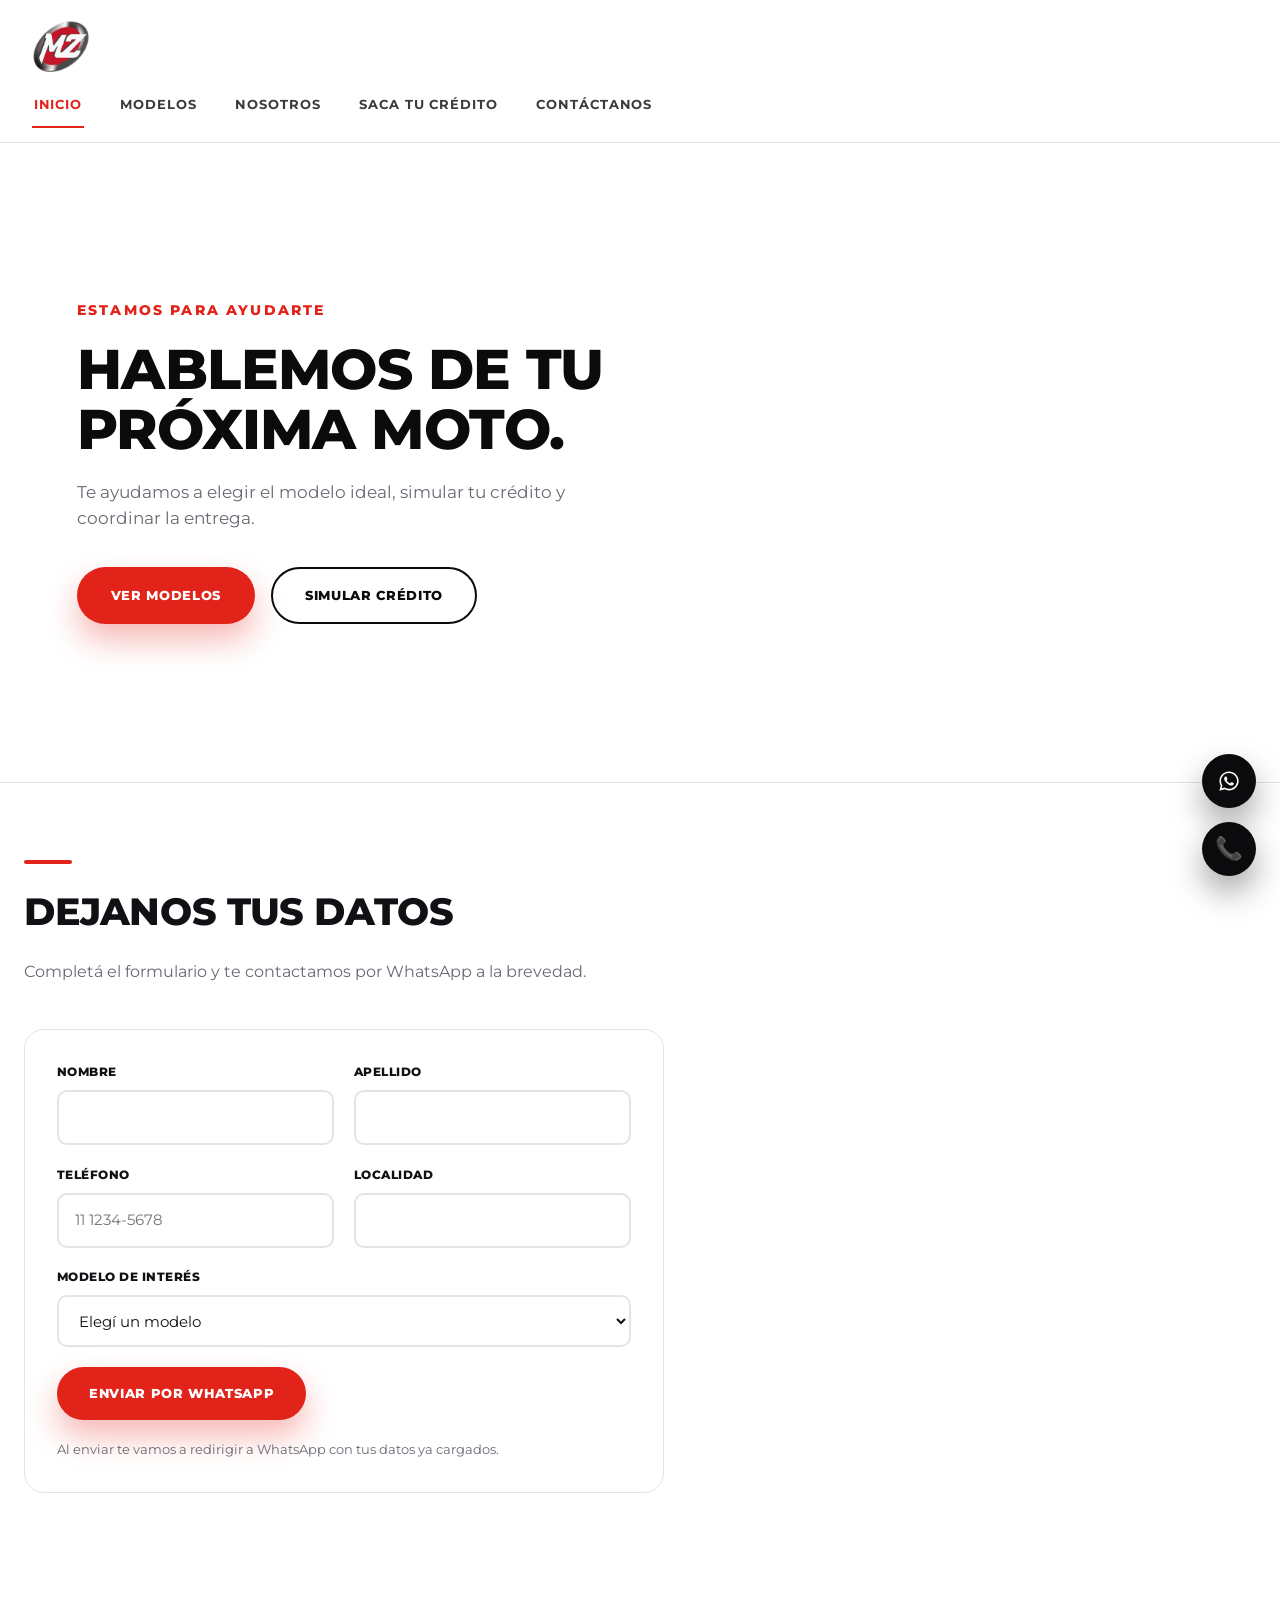
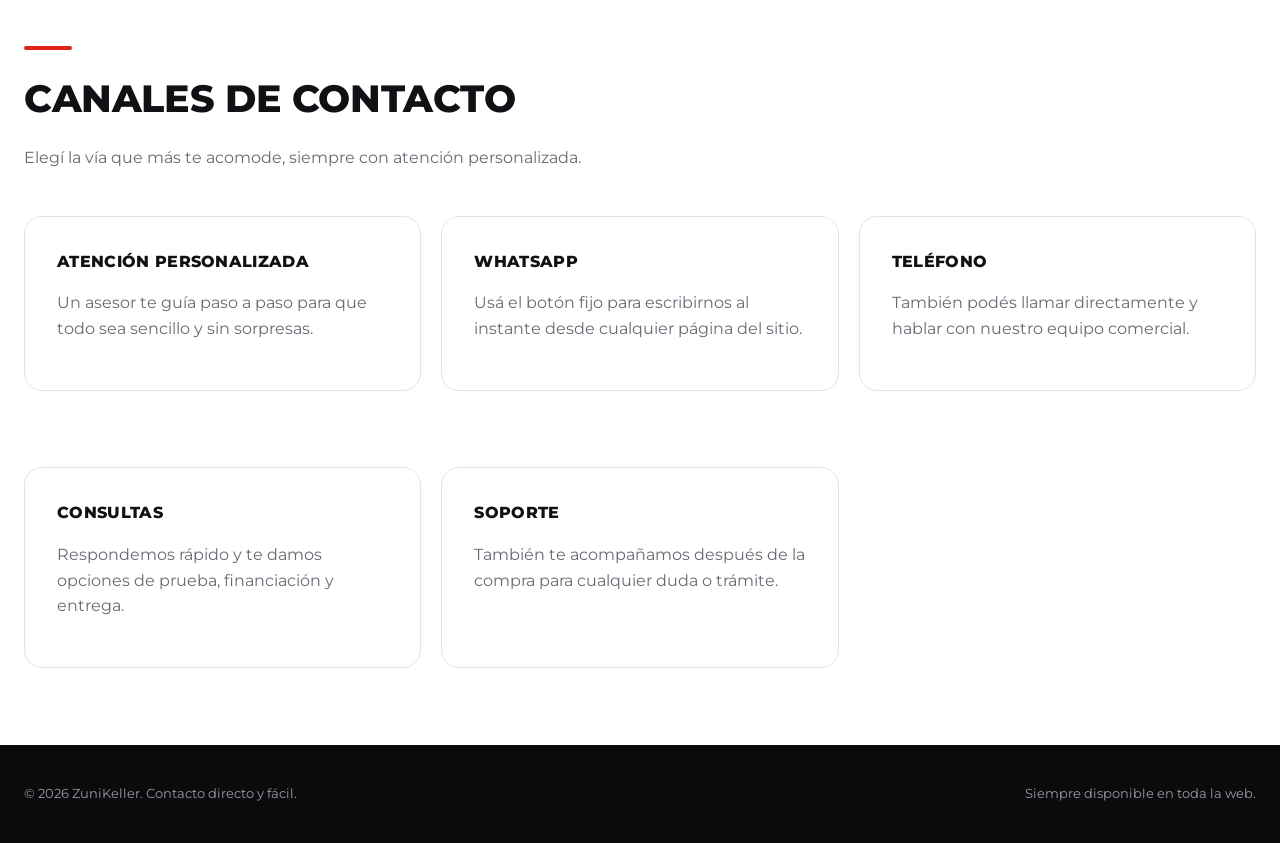
<file: contacto.html>
<!DOCTYPE html>
<html lang="es">
<head>
  <meta charset="UTF-8">
  <meta name="viewport" content="width=device-width, initial-scale=1.0">
  <title>ZuniKeller | Contáctanos</title>
  <link rel="icon" type="image/png" href="motozuniIcono.png">
  <meta name="description" content="Contactá a ZuniKeller por WhatsApp, teléfono o en persona. Te ayudamos a elegir tu moto Keller, simular el crédito y coordinar la entrega.">
  <link rel="canonical" href="https://zunikeller.com/contacto.html">
  <link rel="preconnect" href="https://fonts.googleapis.com">
  <link rel="preconnect" href="https://fonts.gstatic.com" crossorigin>
  <link href="https://fonts.googleapis.com/css2?family=Montserrat:wght@400;600;700;800&display=swap" rel="stylesheet">
  <link rel="stylesheet" href="styles.css">
</head>
<body class="page-shell">
  <header class="site-header">
    <nav class="navbar">
      <a class="brand" href="index.html"><img src="motozuniIcono.png" alt="Motozuni"></a>
      <div class="menu">
        <a href="index.html">Inicio</a>
        <a href="modelos.html">Modelos</a>
        <a href="nosotros.html">Nosotros</a>
        <a href="credito.html#formulario">Saca tu crédito</a>
        <a href="contacto.html#formulario">Contáctanos</a>
      </div>
    </nav>
  </header>

  <main>
    <section class="hero-banner hero-banner-static">
      <div class="hero-banner-inner single">
        <div class="hero-text">
          <p class="hero-eyebrow">Estamos para ayudarte</p>
          <h1>Hablemos de tu próxima moto.</h1>
          <p class="hero-sub">Te ayudamos a elegir el modelo ideal, simular tu crédito y coordinar la entrega.</p>
          <div class="hero-actions">
            <a class="button" href="modelos.html">Ver modelos</a>
            <a class="link-button light" href="credito.html#formulario">Simular crédito</a>
          </div>
        </div>
      </div>
    </section>

    <section class="section" id="formulario">
      <div class="section-heading">
        <span class="section-kicker"></span>
        <h2>Dejanos tus datos</h2>
        <p>Completá el formulario y te contactamos por WhatsApp a la brevedad.</p>
      </div>
      <form class="lead-form" id="leadForm" data-intro="Hola, vengo de ZuniKeller. Quiero hacer una consulta." novalidate>
        <div class="form-row">
          <div class="form-field">
            <label for="nombre">Nombre</label>
            <input type="text" id="nombre" name="nombre" autocomplete="given-name" required>
          </div>
          <div class="form-field">
            <label for="apellido">Apellido</label>
            <input type="text" id="apellido" name="apellido" autocomplete="family-name" required>
          </div>
        </div>
        <div class="form-row">
          <div class="form-field">
            <label for="telefono">Teléfono</label>
            <input type="tel" id="telefono" name="telefono" autocomplete="tel" placeholder="11 1234-5678" required>
          </div>
          <div class="form-field">
            <label for="localidad">Localidad</label>
            <input type="text" id="localidad" name="localidad" autocomplete="address-level2" required>
          </div>
        </div>
        <div class="form-field">
          <label for="modelo">Modelo de interés</label>
          <select id="modelo" name="modelo" required>
            <option value="" disabled selected>Elegí un modelo</option>
            <option>Keller Crono 110 Eco</option>
            <option>Keller Crono 110 Full</option>
            <option>Keller Crono 125 Tuning</option>
            <option>Keller Miracle 150</option>
            <option>Keller Stratus 150</option>
            <option>Keller Stratus 150 Full</option>
            <option>Keller Sygnus 150</option>
            <option>Keller Miracle 200</option>
            <option>Keller Quasar 250</option>
            <option>Aún no lo sé</option>
          </select>
        </div>
        <button type="submit" class="button">Enviar por WhatsApp</button>
        <p class="form-note">Al enviar te vamos a redirigir a WhatsApp con tus datos ya cargados.</p>
      </form>
    </section>

    <section class="section">
      <div class="section-heading">
        <span class="section-kicker"></span>
        <h2>Canales de contacto</h2>
        <p>Elegí la vía que más te acomode, siempre con atención personalizada.</p>
      </div>
      <div class="cards grid-3">
        <article class="card">
          <h3>Atención personalizada</h3>
          <p>Un asesor te guía paso a paso para que todo sea sencillo y sin sorpresas.</p>
        </article>
        <article class="card">
          <h3>WhatsApp</h3>
          <p>Usá el botón fijo para escribirnos al instante desde cualquier página del sitio.</p>
        </article>
        <article class="card">
          <h3>Teléfono</h3>
          <p>También podés llamar directamente y hablar con nuestro equipo comercial.</p>
        </article>
      </div>
    </section>

    <section class="section" style="padding-top:0;">
      <div class="cards grid-3">
        <article class="card">
          <h3>Consultas</h3>
          <p>Respondemos rápido y te damos opciones de prueba, financiación y entrega.</p>
        </article>
        <article class="card">
          <h3>Soporte</h3>
          <p>También te acompañamos después de la compra para cualquier duda o trámite.</p>
        </article>
      </div>
    </section>
  </main>

  <footer class="footer">
    <div class="footer-inner">
      <small>© 2026 ZuniKeller. Contacto directo y fácil.</small>
      <small>Siempre disponible en toda la web.</small>
    </div>
  </footer>

  <div class="fixed-actions">
    <a href="#" target="_blank" rel="noopener" data-whatsapp-link data-whatsapp-message="Quiero hacer una consulta." title="WhatsApp" aria-label="WhatsApp"><svg viewBox="0 0 448 512" width="22" height="22" fill="currentColor" aria-hidden="true"><path d="M380.9 97.1C339 55.1 283.2 32 223.9 32c-122.4 0-222 99.6-222 222 0 39.1 10.2 77.3 29.6 111L0 480l117.7-30.9c32.4 17.7 68.9 27 106.1 27h.1c122.3 0 224.1-99.6 224.1-222 0-59.3-25.2-115-67.1-157zm-157 341.6c-33.2 0-65.7-8.9-94-25.7l-6.7-4-69.8 18.3L72 359.2l-4.4-7c-18.5-29.4-28.2-63.3-28.2-98.2 0-101.7 82.8-184.5 184.6-184.5 49.3 0 95.6 19.2 130.4 54.1 34.8 34.9 56.2 81.2 56.1 130.5 0 101.8-84.9 184.6-186.6 184.6zm101.2-138.2c-5.5-2.8-32.8-16.2-37.9-18-5.1-1.9-8.8-2.8-12.5 2.8-3.7 5.6-14.3 18-17.6 21.8-3.2 3.7-6.5 4.2-12 1.4-32.4-16.2-53.6-28.9-75-65.6-5.7-9.8 5.7-9.1 16.3-30.3 1.8-3.7.9-6.9-.5-9.7-1.4-2.8-12.5-30.1-17.1-41.2-4.5-10.8-9.1-9.3-12.5-9.5-3.2-.2-6.9-.2-10.6-.2-3.7 0-9.7 1.4-14.8 6.9-5.1 5.6-19.4 19-19.4 46.3 0 27.3 19.9 53.7 22.6 57.4 2.8 3.7 39.1 59.7 94.8 83.8 35.2 15.2 49 16.5 66.6 13.9 10.7-1.6 32.8-13.4 37.4-26.4 4.6-13 4.6-24.1 3.2-26.4-1.3-2.5-5-3.9-10.5-6.6z"></path></svg></a>
    <a href="#" data-call-link title="Llamar">📞</a>
  </div>
  <script src="app.js"></script>
</body>
</html>
</file>
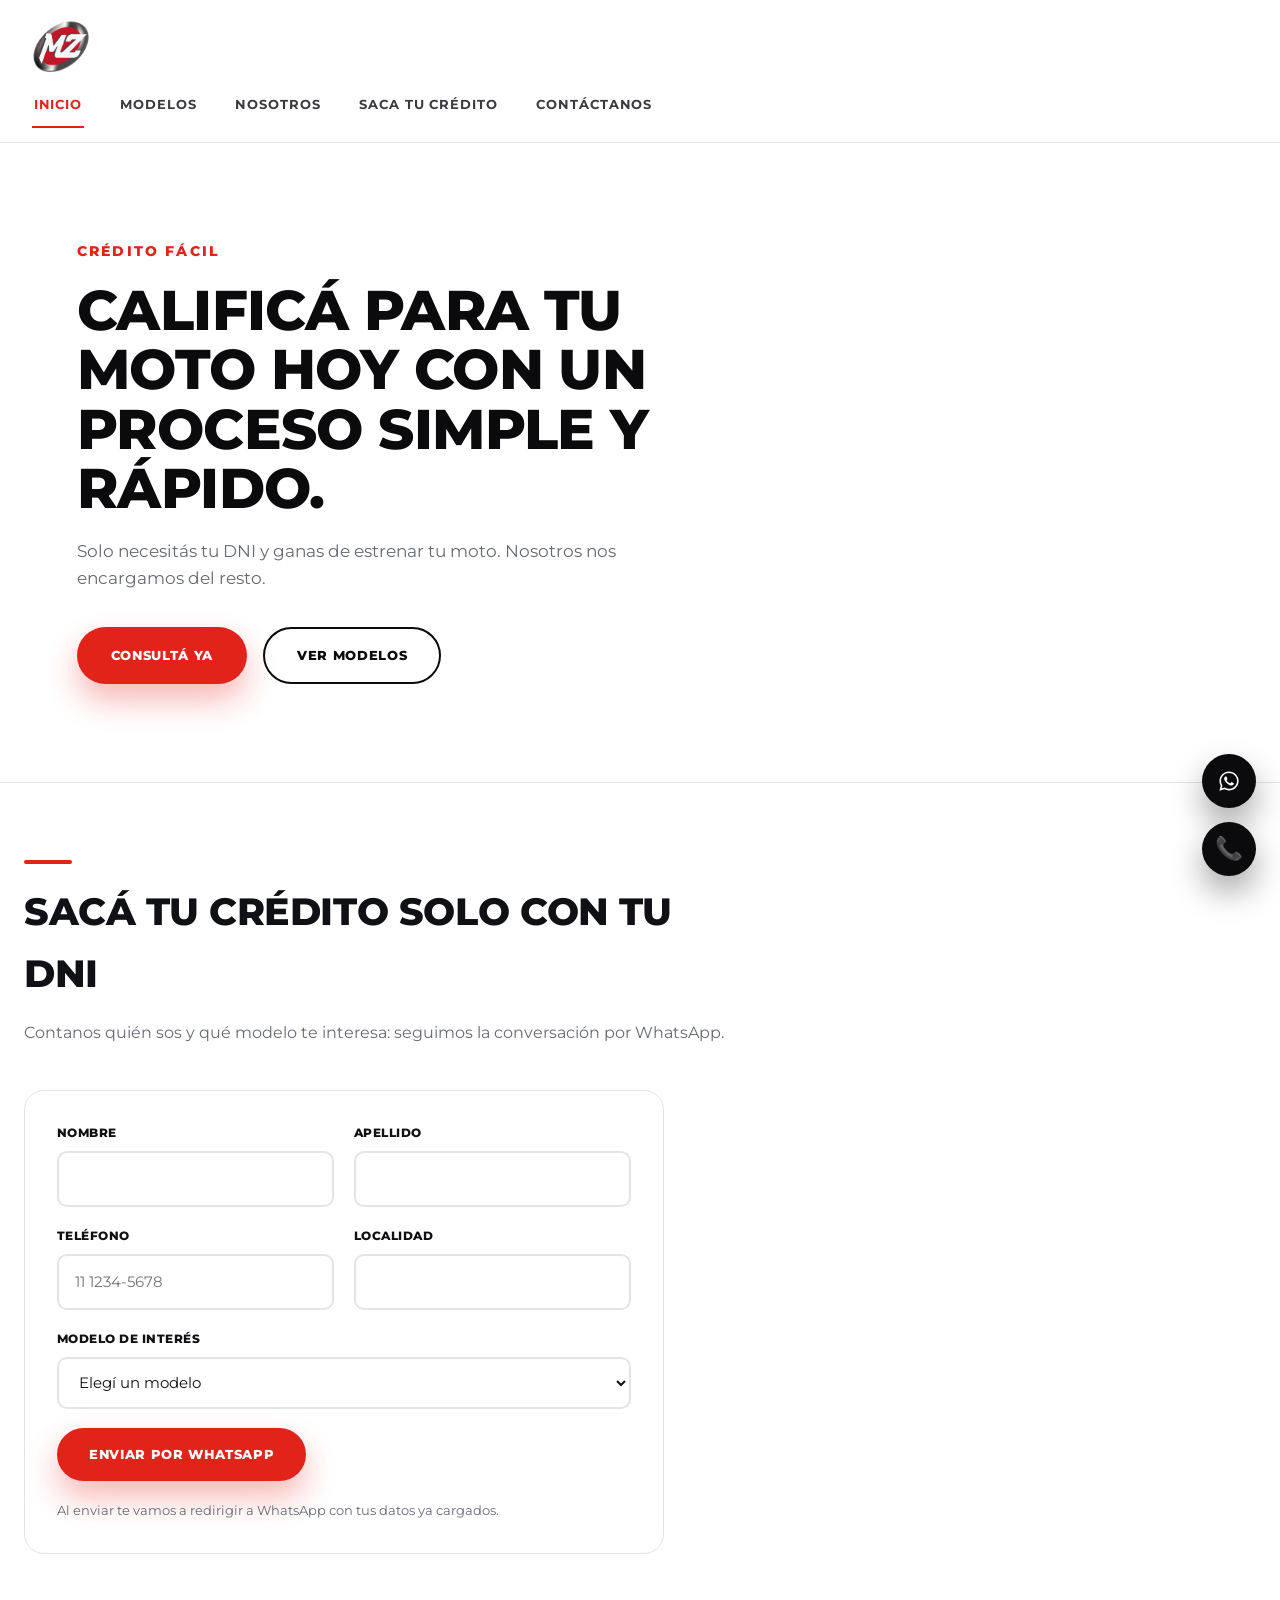
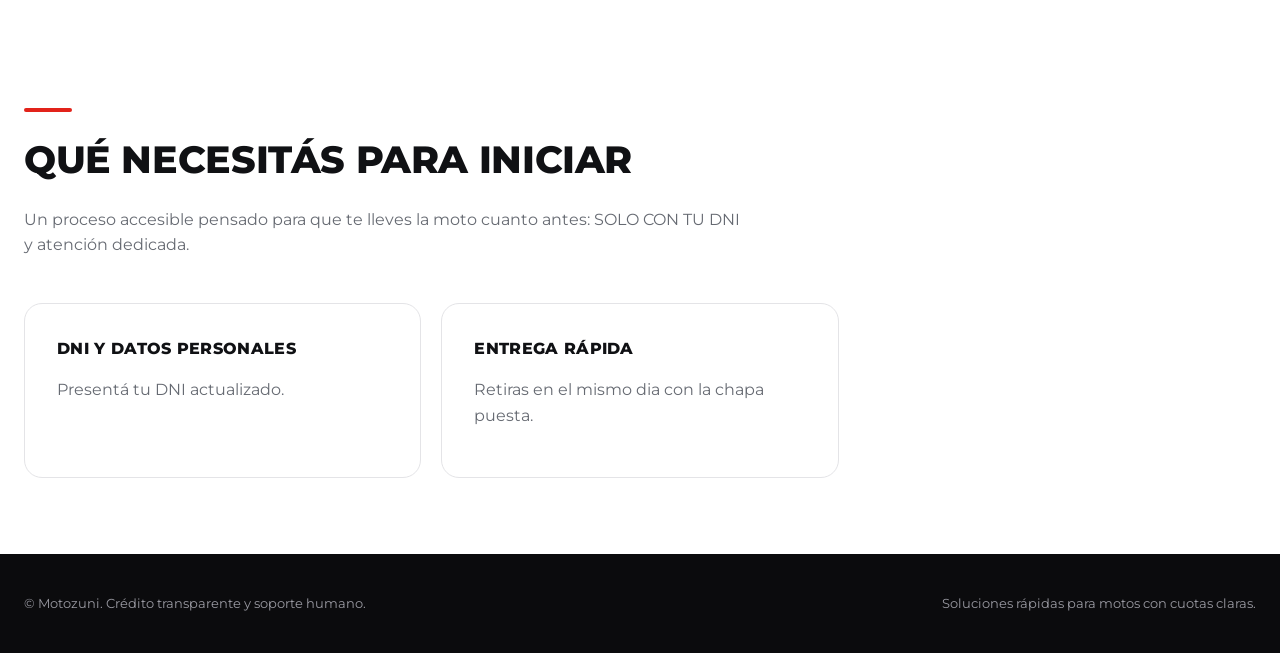
<file: credito.html>
<!DOCTYPE html>
<html lang="es">
<head>
  <meta charset="UTF-8">
  <meta name="viewport" content="width=device-width, initial-scale=1.0">
  <title>ZuniKeller | Saca tu crédito</title>
  <link rel="icon" type="image/png" href="motozuniIcono.png">
  <meta name="description" content="Sacá el crédito para tu moto Keller solo con tu DNI. Aprobación rápida y entrega el mismo día en Motozuni.">
  <link rel="canonical" href="https://zunikeller.com/credito.html">
  <link rel="preconnect" href="https://fonts.googleapis.com">
  <link rel="preconnect" href="https://fonts.gstatic.com" crossorigin>
  <link href="https://fonts.googleapis.com/css2?family=Montserrat:wght@400;600;700;800&display=swap" rel="stylesheet">
  <link rel="stylesheet" href="styles.css">
</head>
<body class="page-shell">
  <header class="site-header">
    <nav class="navbar">
      <a class="brand" href="index.html"><img src="motozuniIcono.png" alt="Motozuni"></a>
      <div class="menu">
        <a href="index.html">Inicio</a>
        <a href="modelos.html">Modelos</a>
        <a href="nosotros.html">Nosotros</a>
        <a href="credito.html#formulario">Saca tu crédito</a>
        <a href="contacto.html#formulario">Contáctanos</a>
      </div>
    </nav>
  </header>

  <main>
    <section class="hero-banner hero-banner-static">
      <div class="hero-banner-inner single">
        <div class="hero-text">
          <p class="hero-eyebrow">Crédito fácil</p>
          <h1>Calificá para tu moto hoy con un proceso simple y rápido.</h1>
          <p class="hero-sub">Solo necesitás tu DNI y ganas de estrenar tu moto. Nosotros nos encargamos del resto.</p>
          <div class="hero-actions">
            <a class="button" href="contacto.html#formulario">Consultá ya</a>
            <a class="link-button light" href="modelos.html">Ver modelos</a>
          </div>
        </div>
      </div>
    </section>

    <section class="section" id="formulario">
      <div class="section-heading">
        <span class="section-kicker"></span>
        <h2>Sacá tu crédito solo con tu DNI</h2>
        <p>Contanos quién sos y qué modelo te interesa: seguimos la conversación por WhatsApp.</p>
      </div>
      <form class="lead-form" id="leadForm" data-intro="Hola, vengo de ZuniKeller. Quiero sacar mi crédito solo con DNI." novalidate>
        <div class="form-row">
          <div class="form-field">
            <label for="nombre">Nombre</label>
            <input type="text" id="nombre" name="nombre" autocomplete="given-name" required>
          </div>
          <div class="form-field">
            <label for="apellido">Apellido</label>
            <input type="text" id="apellido" name="apellido" autocomplete="family-name" required>
          </div>
        </div>
        <div class="form-row">
          <div class="form-field">
            <label for="telefono">Teléfono</label>
            <input type="tel" id="telefono" name="telefono" autocomplete="tel" placeholder="11 1234-5678" required>
          </div>
          <div class="form-field">
            <label for="localidad">Localidad</label>
            <input type="text" id="localidad" name="localidad" autocomplete="address-level2" required>
          </div>
        </div>
        <div class="form-field">
          <label for="modelo">Modelo de interés</label>
          <select id="modelo" name="modelo" required>
            <option value="" disabled selected>Elegí un modelo</option>
            <option>Keller Crono 110 Eco</option>
            <option>Keller Crono 110 Full</option>
            <option>Keller Crono 125 Tuning</option>
            <option>Keller Miracle 150</option>
            <option>Keller Stratus 150</option>
            <option>Keller Stratus 150 Full</option>
            <option>Keller Sygnus 150</option>
            <option>Keller Miracle 200</option>
            <option>Keller Quasar 250</option>
            <option>Aún no lo sé</option>
          </select>
        </div>
        <button type="submit" class="button">Enviar por WhatsApp</button>
        <p class="form-note">Al enviar te vamos a redirigir a WhatsApp con tus datos ya cargados.</p>
      </form>
    </section>

    <section class="section" id="planes">
      <div class="section-heading">
        <span class="section-kicker"></span>
        <h2>Qué necesitás para iniciar</h2>
        <p>Un proceso accesible pensado para que te lleves la moto cuanto antes: SOLO CON TU DNI y atención dedicada.</p>
      </div>
      <div class="cards grid-3">
        <article class="card">
          <h3>DNI y datos personales</h3>
          <p>Presentá tu DNI actualizado.</p>
        </article>
        <article class="card">
          <h3>Entrega rápida</h3>
          <p>Retiras en el mismo dia con la chapa puesta.</p>
        </article>
      </div>
    </section>
  </main>

  <footer class="footer">
    <div class="footer-inner">
      <small>© Motozuni. Crédito transparente y soporte humano.</small>
      <small>Soluciones rápidas para motos con cuotas claras.</small>
    </div>
  </footer>

  <div class="fixed-actions">
    <a href="#" target="_blank" rel="noopener" data-whatsapp-link data-whatsapp-message="Quiero consultar por el crédito para una moto." title="WhatsApp" aria-label="WhatsApp"><svg viewBox="0 0 448 512" width="22" height="22" fill="currentColor" aria-hidden="true"><path d="M380.9 97.1C339 55.1 283.2 32 223.9 32c-122.4 0-222 99.6-222 222 0 39.1 10.2 77.3 29.6 111L0 480l117.7-30.9c32.4 17.7 68.9 27 106.1 27h.1c122.3 0 224.1-99.6 224.1-222 0-59.3-25.2-115-67.1-157zm-157 341.6c-33.2 0-65.7-8.9-94-25.7l-6.7-4-69.8 18.3L72 359.2l-4.4-7c-18.5-29.4-28.2-63.3-28.2-98.2 0-101.7 82.8-184.5 184.6-184.5 49.3 0 95.6 19.2 130.4 54.1 34.8 34.9 56.2 81.2 56.1 130.5 0 101.8-84.9 184.6-186.6 184.6zm101.2-138.2c-5.5-2.8-32.8-16.2-37.9-18-5.1-1.9-8.8-2.8-12.5 2.8-3.7 5.6-14.3 18-17.6 21.8-3.2 3.7-6.5 4.2-12 1.4-32.4-16.2-53.6-28.9-75-65.6-5.7-9.8 5.7-9.1 16.3-30.3 1.8-3.7.9-6.9-.5-9.7-1.4-2.8-12.5-30.1-17.1-41.2-4.5-10.8-9.1-9.3-12.5-9.5-3.2-.2-6.9-.2-10.6-.2-3.7 0-9.7 1.4-14.8 6.9-5.1 5.6-19.4 19-19.4 46.3 0 27.3 19.9 53.7 22.6 57.4 2.8 3.7 39.1 59.7 94.8 83.8 35.2 15.2 49 16.5 66.6 13.9 10.7-1.6 32.8-13.4 37.4-26.4 4.6-13 4.6-24.1 3.2-26.4-1.3-2.5-5-3.9-10.5-6.6z"></path></svg></a>
    <a href="#" data-call-link title="Llamar">📞</a>
  </div>
  <script src="app.js"></script>
</body>
</html>
</file>
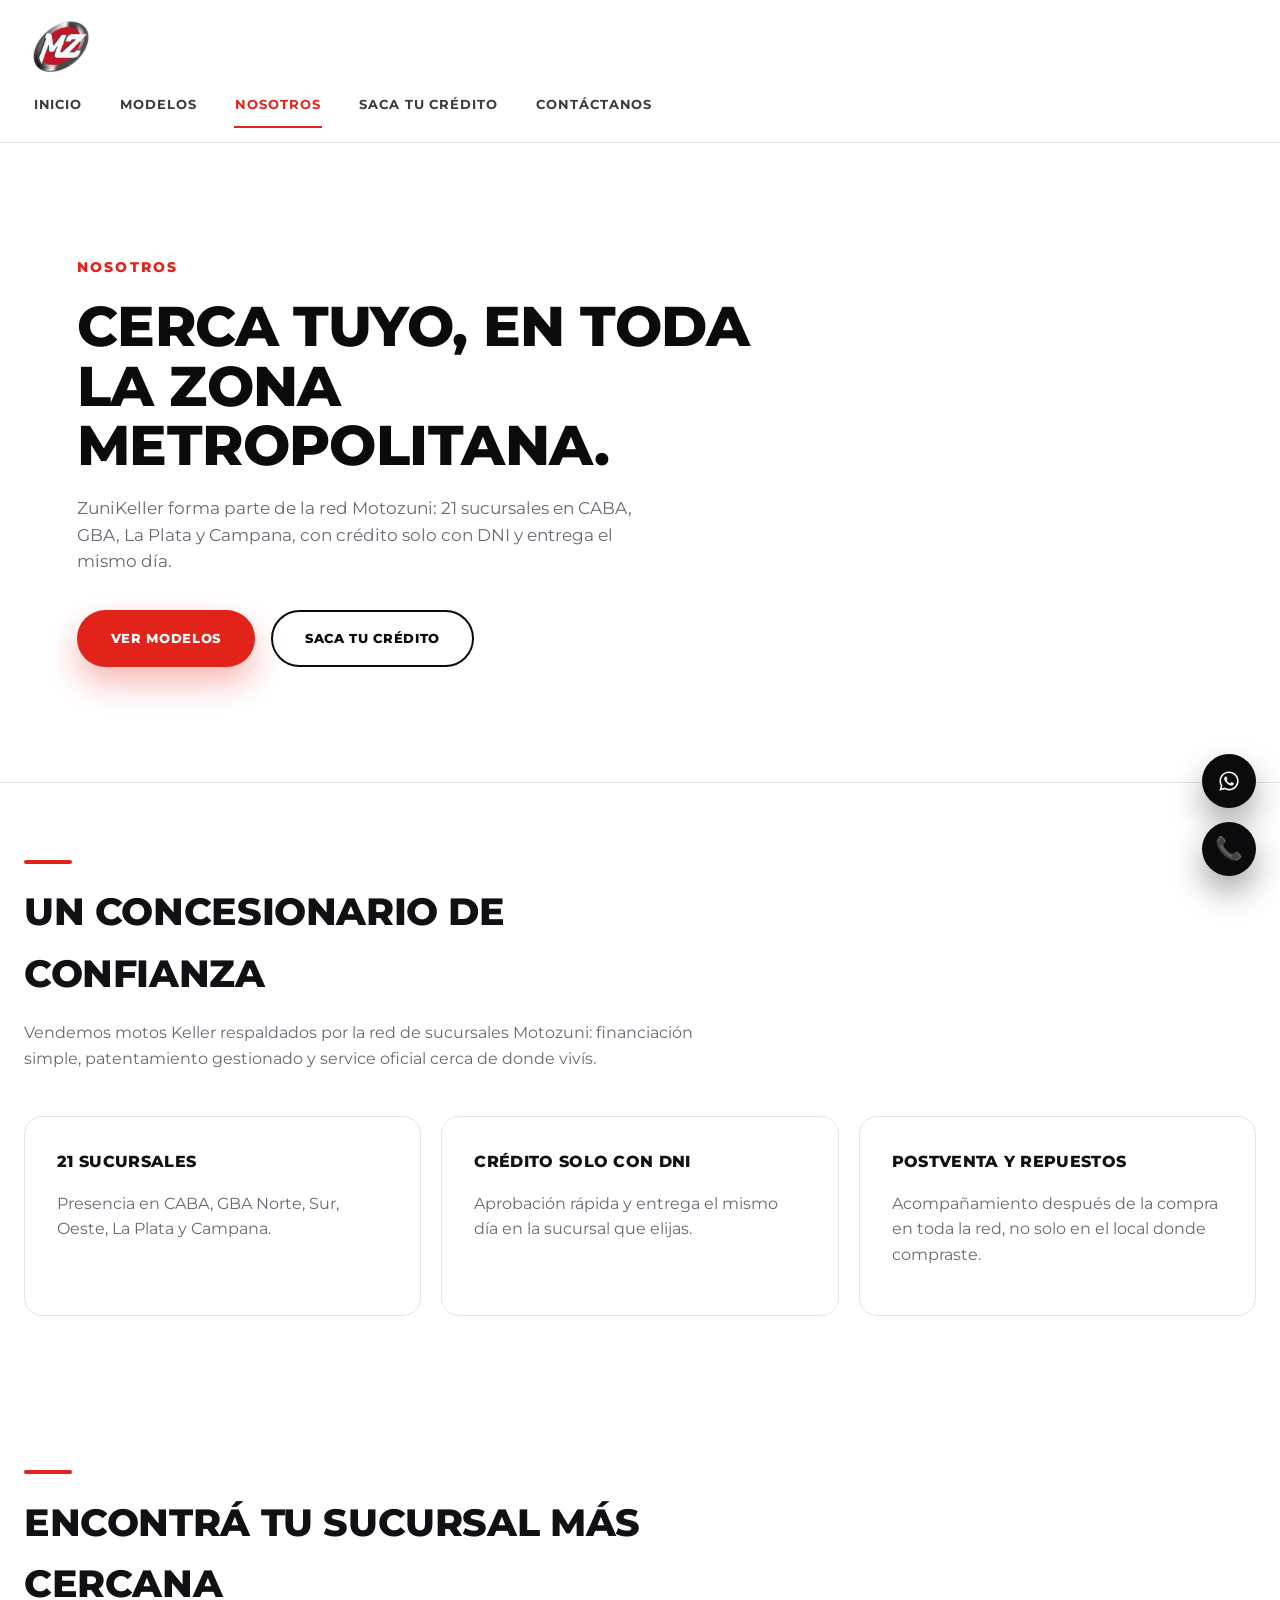
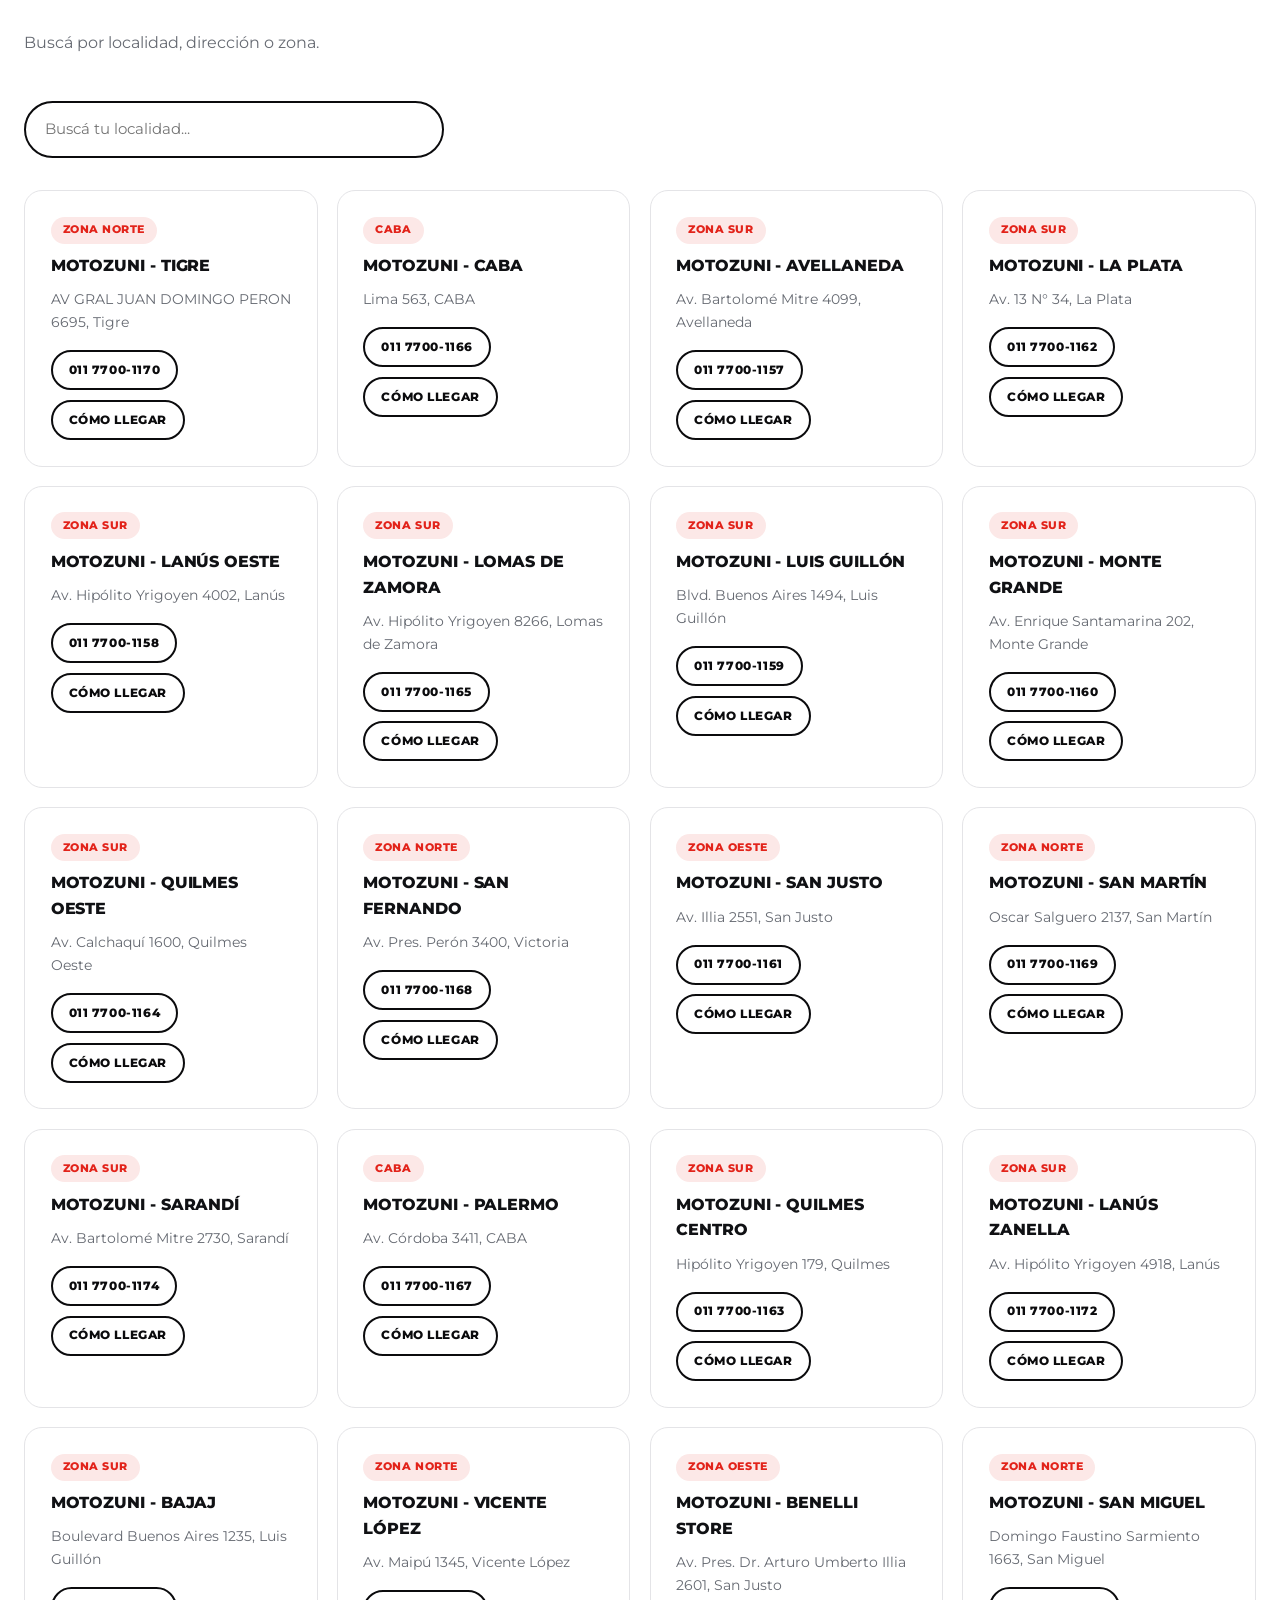
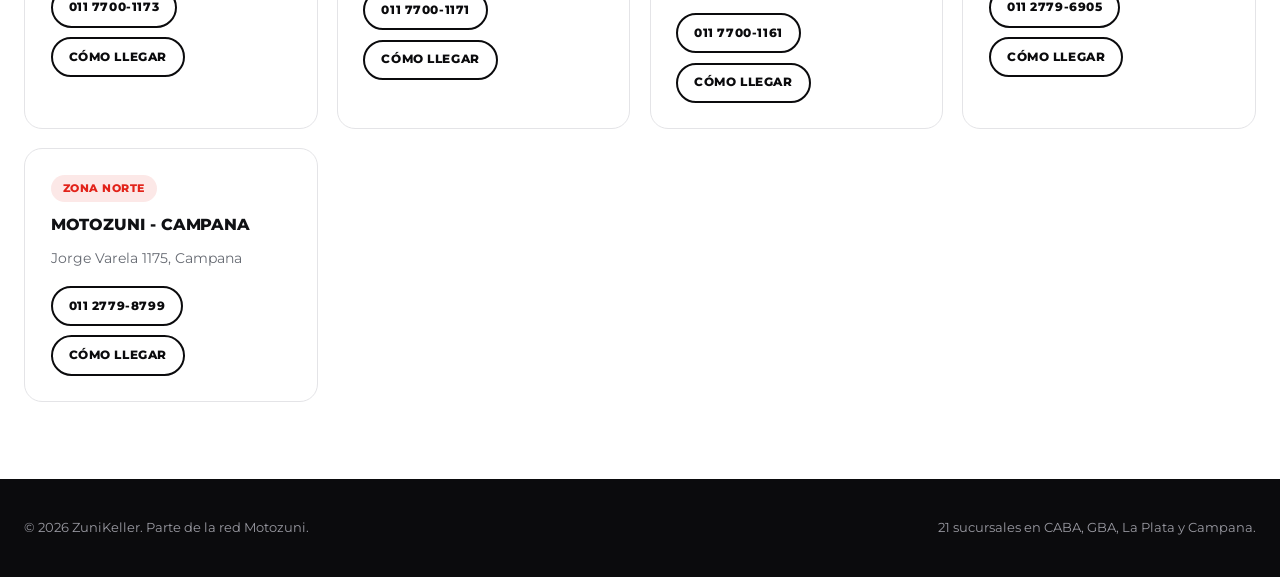
<file: nosotros.html>
<!DOCTYPE html>
<html lang="es">
<head>
  <meta charset="UTF-8">
  <meta name="viewport" content="width=device-width, initial-scale=1.0">
  <title>ZuniKeller | Nosotros</title>
  <link rel="icon" type="image/png" href="motozuniIcono.png">
  <meta name="description" content="ZuniKeller forma parte de la red Motozuni: 21 sucursales en CABA, GBA, La Plata y Campana para que tengas tu moto Keller cerca tuyo.">
  <link rel="canonical" href="https://zunikeller.com/nosotros.html">
  <link rel="preconnect" href="https://fonts.googleapis.com">
  <link rel="preconnect" href="https://fonts.gstatic.com" crossorigin>
  <link href="https://fonts.googleapis.com/css2?family=Montserrat:wght@400;600;700;800&display=swap" rel="stylesheet">
  <link rel="stylesheet" href="styles.css">
</head>
<body class="page-shell">
  <header class="site-header">
    <nav class="navbar">
      <a class="brand" href="index.html"><img src="motozuniIcono.png" alt="Motozuni"></a>
      <div class="menu">
        <a href="index.html">Inicio</a>
        <a href="modelos.html">Modelos</a>
        <a href="nosotros.html">Nosotros</a>
        <a href="credito.html#formulario">Saca tu crédito</a>
        <a href="contacto.html#formulario">Contáctanos</a>
      </div>
    </nav>
  </header>

  <main>
    <section class="hero-banner hero-banner-static">
      <div class="hero-banner-inner single">
        <div class="hero-text">
          <p class="hero-eyebrow">Nosotros</p>
          <h1>Cerca tuyo, en toda la zona metropolitana.</h1>
          <p class="hero-sub">ZuniKeller forma parte de la red Motozuni: 21 sucursales en CABA, GBA, La Plata y Campana, con crédito solo con DNI y entrega el mismo día.</p>
          <div class="hero-actions">
            <a class="button" href="modelos.html">Ver modelos</a>
            <a class="link-button light" href="credito.html#formulario">Saca tu crédito</a>
          </div>
        </div>
      </div>
    </section>

    <section class="section">
      <div class="section-heading">
        <span class="section-kicker"></span>
        <h2>Un concesionario de confianza</h2>
        <p>Vendemos motos Keller respaldados por la red de sucursales Motozuni: financiación simple, patentamiento gestionado y service oficial cerca de donde vivís.</p>
      </div>
      <div class="cards grid-3">
        <article class="card">
          <h3>21 sucursales</h3>
          <p>Presencia en CABA, GBA Norte, Sur, Oeste, La Plata y Campana.</p>
        </article>
        <article class="card">
          <h3>Crédito solo con DNI</h3>
          <p>Aprobación rápida y entrega el mismo día en la sucursal que elijas.</p>
        </article>
        <article class="card">
          <h3>Postventa y repuestos</h3>
          <p>Acompañamiento después de la compra en toda la red, no solo en el local donde compraste.</p>
        </article>
      </div>
    </section>

    <section class="section" id="sucursales">
      <div class="section-heading">
        <span class="section-kicker"></span>
        <h2>Encontrá tu sucursal más cercana</h2>
        <p>Buscá por localidad, dirección o zona.</p>
      </div>
      <div class="branch-search">
        <input type="text" id="branchSearch" placeholder="Buscá tu localidad..." aria-label="Buscar sucursal">
      </div>
      <div id="branchGrid" class="branch-grid">
        <article class="branch-card" data-zone="Zona Norte" data-search="motozuni - tigre av gral juan domingo peron 6695, tigre zona norte">
          <span class="branch-badge">Zona Norte</span>
          <h3>Motozuni - Tigre</h3>
          <p class="branch-address">AV GRAL JUAN DOMINGO PERON 6695, Tigre</p>
          <div class="branch-actions">
            <a class="link-button" href="tel:+541177001170">011 7700-1170</a>
            <a class="link-button" href="https://www.google.com/maps/search/?api=1&query=AV+GRAL+JUAN+DOMINGO+PERON+6695,+Tigre,+Argentina" target="_blank" rel="noopener">Cómo llegar</a>
          </div>
        </article>
        <article class="branch-card" data-zone="CABA" data-search="motozuni - caba lima 563, caba caba">
          <span class="branch-badge">CABA</span>
          <h3>Motozuni - Caba</h3>
          <p class="branch-address">Lima 563, CABA</p>
          <div class="branch-actions">
            <a class="link-button" href="tel:+541177001166">011 7700-1166</a>
            <a class="link-button" href="https://www.google.com/maps/search/?api=1&query=Lima+563,+CABA,+Argentina" target="_blank" rel="noopener">Cómo llegar</a>
          </div>
        </article>
        <article class="branch-card" data-zone="Zona Sur" data-search="motozuni - avellaneda av. bartolomé mitre 4099, avellaneda zona sur">
          <span class="branch-badge">Zona Sur</span>
          <h3>Motozuni - Avellaneda</h3>
          <p class="branch-address">Av. Bartolomé Mitre 4099, Avellaneda</p>
          <div class="branch-actions">
            <a class="link-button" href="tel:+541177001157">011 7700-1157</a>
            <a class="link-button" href="https://www.google.com/maps/search/?api=1&query=Av.+Bartolomé+Mitre+4099,+Avellaneda,+Argentina" target="_blank" rel="noopener">Cómo llegar</a>
          </div>
        </article>
        <article class="branch-card" data-zone="Zona Sur" data-search="motozuni - la plata av. 13 n° 34, la plata zona sur">
          <span class="branch-badge">Zona Sur</span>
          <h3>Motozuni - La Plata</h3>
          <p class="branch-address">Av. 13 N° 34, La Plata</p>
          <div class="branch-actions">
            <a class="link-button" href="tel:+541177001162">011 7700-1162</a>
            <a class="link-button" href="https://www.google.com/maps/search/?api=1&query=Av.+13+N°+34,+La+Plata,+Argentina" target="_blank" rel="noopener">Cómo llegar</a>
          </div>
        </article>
        <article class="branch-card" data-zone="Zona Sur" data-search="motozuni - lanús oeste av. hipólito yrigoyen 4002, lanús zona sur">
          <span class="branch-badge">Zona Sur</span>
          <h3>Motozuni - Lanús Oeste</h3>
          <p class="branch-address">Av. Hipólito Yrigoyen 4002, Lanús</p>
          <div class="branch-actions">
            <a class="link-button" href="tel:+541177001158">011 7700-1158</a>
            <a class="link-button" href="https://www.google.com/maps/search/?api=1&query=Av.+Hipólito+Yrigoyen+4002,+Lanús,+Argentina" target="_blank" rel="noopener">Cómo llegar</a>
          </div>
        </article>
        <article class="branch-card" data-zone="Zona Sur" data-search="motozuni - lomas de zamora av. hipólito yrigoyen 8266, lomas de zamora zona sur">
          <span class="branch-badge">Zona Sur</span>
          <h3>Motozuni - Lomas de Zamora</h3>
          <p class="branch-address">Av. Hipólito Yrigoyen 8266, Lomas de Zamora</p>
          <div class="branch-actions">
            <a class="link-button" href="tel:+541177001165">011 7700-1165</a>
            <a class="link-button" href="https://www.google.com/maps/search/?api=1&query=Av.+Hipólito+Yrigoyen+8266,+Lomas+de+Zamora,+Argentina" target="_blank" rel="noopener">Cómo llegar</a>
          </div>
        </article>
        <article class="branch-card" data-zone="Zona Sur" data-search="motozuni - luis guillón blvd. buenos aires 1494, luis guillón zona sur">
          <span class="branch-badge">Zona Sur</span>
          <h3>Motozuni - Luis Guillón</h3>
          <p class="branch-address">Blvd. Buenos Aires 1494, Luis Guillón</p>
          <div class="branch-actions">
            <a class="link-button" href="tel:+541177001159">011 7700-1159</a>
            <a class="link-button" href="https://www.google.com/maps/search/?api=1&query=Blvd.+Buenos+Aires+1494,+Luis+Guillón,+Argentina" target="_blank" rel="noopener">Cómo llegar</a>
          </div>
        </article>
        <article class="branch-card" data-zone="Zona Sur" data-search="motozuni - monte grande av. enrique santamarina 202, monte grande zona sur">
          <span class="branch-badge">Zona Sur</span>
          <h3>Motozuni - Monte Grande</h3>
          <p class="branch-address">Av. Enrique Santamarina 202, Monte Grande</p>
          <div class="branch-actions">
            <a class="link-button" href="tel:+541177001160">011 7700-1160</a>
            <a class="link-button" href="https://www.google.com/maps/search/?api=1&query=Av.+Enrique+Santamarina+202,+Monte+Grande,+Argentina" target="_blank" rel="noopener">Cómo llegar</a>
          </div>
        </article>
        <article class="branch-card" data-zone="Zona Sur" data-search="motozuni - quilmes oeste av. calchaquí 1600, quilmes oeste zona sur">
          <span class="branch-badge">Zona Sur</span>
          <h3>Motozuni - Quilmes Oeste</h3>
          <p class="branch-address">Av. Calchaquí 1600, Quilmes Oeste</p>
          <div class="branch-actions">
            <a class="link-button" href="tel:+541177001164">011 7700-1164</a>
            <a class="link-button" href="https://www.google.com/maps/search/?api=1&query=Av.+Calchaquí+1600,+Quilmes+Oeste,+Argentina" target="_blank" rel="noopener">Cómo llegar</a>
          </div>
        </article>
        <article class="branch-card" data-zone="Zona Norte" data-search="motozuni - san fernando av. pres. perón 3400, victoria zona norte">
          <span class="branch-badge">Zona Norte</span>
          <h3>Motozuni - San Fernando</h3>
          <p class="branch-address">Av. Pres. Perón 3400, Victoria</p>
          <div class="branch-actions">
            <a class="link-button" href="tel:+541177001168">011 7700-1168</a>
            <a class="link-button" href="https://www.google.com/maps/search/?api=1&query=Av.+Pres.+Perón+3400,+Victoria,+Argentina" target="_blank" rel="noopener">Cómo llegar</a>
          </div>
        </article>
        <article class="branch-card" data-zone="Zona Oeste" data-search="motozuni - san justo av. illia 2551, san justo zona oeste">
          <span class="branch-badge">Zona Oeste</span>
          <h3>Motozuni - San Justo</h3>
          <p class="branch-address">Av. Illia 2551, San Justo</p>
          <div class="branch-actions">
            <a class="link-button" href="tel:+541177001161">011 7700-1161</a>
            <a class="link-button" href="https://www.google.com/maps/search/?api=1&query=Av.+Illia+2551,+San+Justo,+Argentina" target="_blank" rel="noopener">Cómo llegar</a>
          </div>
        </article>
        <article class="branch-card" data-zone="Zona Norte" data-search="motozuni - san martín oscar salguero 2137, san martín zona norte">
          <span class="branch-badge">Zona Norte</span>
          <h3>Motozuni - San Martín</h3>
          <p class="branch-address">Oscar Salguero 2137, San Martín</p>
          <div class="branch-actions">
            <a class="link-button" href="tel:+541177001169">011 7700-1169</a>
            <a class="link-button" href="https://www.google.com/maps/search/?api=1&query=Oscar+Salguero+2137,+San+Martín,+Argentina" target="_blank" rel="noopener">Cómo llegar</a>
          </div>
        </article>
        <article class="branch-card" data-zone="Zona Sur" data-search="motozuni - sarandí av. bartolomé mitre 2730, sarandí zona sur">
          <span class="branch-badge">Zona Sur</span>
          <h3>Motozuni - Sarandí</h3>
          <p class="branch-address">Av. Bartolomé Mitre 2730, Sarandí</p>
          <div class="branch-actions">
            <a class="link-button" href="tel:+541177001174">011 7700-1174</a>
            <a class="link-button" href="https://www.google.com/maps/search/?api=1&query=Av.+Bartolomé+Mitre+2730,+Sarandí,+Argentina" target="_blank" rel="noopener">Cómo llegar</a>
          </div>
        </article>
        <article class="branch-card" data-zone="CABA" data-search="motozuni - palermo av. córdoba 3411, caba caba">
          <span class="branch-badge">CABA</span>
          <h3>Motozuni - Palermo</h3>
          <p class="branch-address">Av. Córdoba 3411, CABA</p>
          <div class="branch-actions">
            <a class="link-button" href="tel:+541177001167">011 7700-1167</a>
            <a class="link-button" href="https://www.google.com/maps/search/?api=1&query=Av.+Córdoba+3411,+CABA,+Argentina" target="_blank" rel="noopener">Cómo llegar</a>
          </div>
        </article>
        <article class="branch-card" data-zone="Zona Sur" data-search="motozuni - quilmes centro hipólito yrigoyen 179, quilmes zona sur">
          <span class="branch-badge">Zona Sur</span>
          <h3>Motozuni - Quilmes Centro</h3>
          <p class="branch-address">Hipólito Yrigoyen 179, Quilmes</p>
          <div class="branch-actions">
            <a class="link-button" href="tel:+541177001163">011 7700-1163</a>
            <a class="link-button" href="https://www.google.com/maps/search/?api=1&query=Hipólito+Yrigoyen+179,+Quilmes,+Argentina" target="_blank" rel="noopener">Cómo llegar</a>
          </div>
        </article>
        <article class="branch-card" data-zone="Zona Sur" data-search="motozuni - lanús zanella av. hipólito yrigoyen 4918, lanús zona sur">
          <span class="branch-badge">Zona Sur</span>
          <h3>Motozuni - Lanús Zanella</h3>
          <p class="branch-address">Av. Hipólito Yrigoyen 4918, Lanús</p>
          <div class="branch-actions">
            <a class="link-button" href="tel:+541177001172">011 7700-1172</a>
            <a class="link-button" href="https://www.google.com/maps/search/?api=1&query=Av.+Hipólito+Yrigoyen+4918,+Lanús,+Argentina" target="_blank" rel="noopener">Cómo llegar</a>
          </div>
        </article>
        <article class="branch-card" data-zone="Zona Sur" data-search="motozuni - bajaj boulevard buenos aires 1235, luis guillón zona sur">
          <span class="branch-badge">Zona Sur</span>
          <h3>Motozuni - Bajaj</h3>
          <p class="branch-address">Boulevard Buenos Aires 1235, Luis Guillón</p>
          <div class="branch-actions">
            <a class="link-button" href="tel:+541177001173">011 7700-1173</a>
            <a class="link-button" href="https://www.google.com/maps/search/?api=1&query=Boulevard+Buenos+Aires+1235,+Luis+Guillón,+Argentina" target="_blank" rel="noopener">Cómo llegar</a>
          </div>
        </article>
        <article class="branch-card" data-zone="Zona Norte" data-search="motozuni - vicente lópez av. maipú 1345, vicente lópez zona norte">
          <span class="branch-badge">Zona Norte</span>
          <h3>Motozuni - Vicente López</h3>
          <p class="branch-address">Av. Maipú 1345, Vicente López</p>
          <div class="branch-actions">
            <a class="link-button" href="tel:+541177001171">011 7700-1171</a>
            <a class="link-button" href="https://www.google.com/maps/search/?api=1&query=Av.+Maipú+1345,+Vicente+López,+Argentina" target="_blank" rel="noopener">Cómo llegar</a>
          </div>
        </article>
        <article class="branch-card" data-zone="Zona Oeste" data-search="motozuni - benelli store av. pres. dr. arturo umberto illia 2601, san justo zona oeste">
          <span class="branch-badge">Zona Oeste</span>
          <h3>Motozuni - Benelli Store</h3>
          <p class="branch-address">Av. Pres. Dr. Arturo Umberto Illia 2601, San Justo</p>
          <div class="branch-actions">
            <a class="link-button" href="tel:+541177001161">011 7700-1161</a>
            <a class="link-button" href="https://www.google.com/maps/search/?api=1&query=Av.+Pres.+Dr.+Arturo+Umberto+Illia+2601,+San+Justo,+Argentina" target="_blank" rel="noopener">Cómo llegar</a>
          </div>
        </article>
        <article class="branch-card" data-zone="Zona Norte" data-search="motozuni - san miguel domingo faustino sarmiento 1663, san miguel zona norte">
          <span class="branch-badge">Zona Norte</span>
          <h3>Motozuni - San Miguel</h3>
          <p class="branch-address">Domingo Faustino Sarmiento 1663, San Miguel</p>
          <div class="branch-actions">
            <a class="link-button" href="tel:+541127796905">011 2779-6905</a>
            <a class="link-button" href="https://www.google.com/maps/search/?api=1&query=Domingo+Faustino+Sarmiento+1663,+San+Miguel,+Argentina" target="_blank" rel="noopener">Cómo llegar</a>
          </div>
        </article>
        <article class="branch-card" data-zone="Zona Norte" data-search="motozuni - campana jorge varela 1175, campana zona norte">
          <span class="branch-badge">Zona Norte</span>
          <h3>Motozuni - Campana</h3>
          <p class="branch-address">Jorge Varela 1175, Campana</p>
          <div class="branch-actions">
            <a class="link-button" href="tel:+541127798799">011 2779-8799</a>
            <a class="link-button" href="https://www.google.com/maps/search/?api=1&query=Jorge+Varela+1175,+Campana,+Argentina" target="_blank" rel="noopener">Cómo llegar</a>
          </div>
        </article>
      </div>
      <p id="branchEmpty" class="branch-empty" style="display:none;">No encontramos sucursales que coincidan con tu búsqueda.</p>
    </section>
  </main>

  <footer class="footer">
    <div class="footer-inner">
      <small>© 2026 ZuniKeller. Parte de la red Motozuni.</small>
      <small>21 sucursales en CABA, GBA, La Plata y Campana.</small>
    </div>
  </footer>

  <div class="fixed-actions">
    <a href="#" target="_blank" rel="noopener" data-whatsapp-link data-whatsapp-message="Quiero saber cuál es la sucursal más cercana." title="WhatsApp" aria-label="WhatsApp"><svg viewBox="0 0 448 512" width="22" height="22" fill="currentColor" aria-hidden="true"><path d="M380.9 97.1C339 55.1 283.2 32 223.9 32c-122.4 0-222 99.6-222 222 0 39.1 10.2 77.3 29.6 111L0 480l117.7-30.9c32.4 17.7 68.9 27 106.1 27h.1c122.3 0 224.1-99.6 224.1-222 0-59.3-25.2-115-67.1-157zm-157 341.6c-33.2 0-65.7-8.9-94-25.7l-6.7-4-69.8 18.3L72 359.2l-4.4-7c-18.5-29.4-28.2-63.3-28.2-98.2 0-101.7 82.8-184.5 184.6-184.5 49.3 0 95.6 19.2 130.4 54.1 34.8 34.9 56.2 81.2 56.1 130.5 0 101.8-84.9 184.6-186.6 184.6zm101.2-138.2c-5.5-2.8-32.8-16.2-37.9-18-5.1-1.9-8.8-2.8-12.5 2.8-3.7 5.6-14.3 18-17.6 21.8-3.2 3.7-6.5 4.2-12 1.4-32.4-16.2-53.6-28.9-75-65.6-5.7-9.8 5.7-9.1 16.3-30.3 1.8-3.7.9-6.9-.5-9.7-1.4-2.8-12.5-30.1-17.1-41.2-4.5-10.8-9.1-9.3-12.5-9.5-3.2-.2-6.9-.2-10.6-.2-3.7 0-9.7 1.4-14.8 6.9-5.1 5.6-19.4 19-19.4 46.3 0 27.3 19.9 53.7 22.6 57.4 2.8 3.7 39.1 59.7 94.8 83.8 35.2 15.2 49 16.5 66.6 13.9 10.7-1.6 32.8-13.4 37.4-26.4 4.6-13 4.6-24.1 3.2-26.4-1.3-2.5-5-3.9-10.5-6.6z"></path></svg></a>
    <a href="#" data-call-link title="Llamar">📞</a>
  </div>

  <script type="application/ld+json">
{
  "@context": "https://schema.org",
  "@type": "Organization",
  "name": "ZuniKeller",
  "url": "https://zunikeller.com/",
  "telephone": "+5491158266751",
  "brand": { "@type": "Brand", "name": "Keller" }
}
  </script>

  <script src="app.js"></script>
</body>
</html>
</file>
<file: styles.css>
:root {
  --red: #e2231a;
  --red-dark: #b81b14;
  --black: #0b0b0d;
  --dark: #151517;
  --grey-100: #f6f6f7;
  --grey-300: #e4e4e7;
  --text: #101114;
  --muted: #666a72;
  --white: #ffffff;
  --shadow: 0 20px 45px rgba(0, 0, 0, 0.1);
  font-family: "Montserrat", Inter, system-ui, -apple-system, BlinkMacSystemFont, "Segoe UI", sans-serif;
}

* {
  box-sizing: border-box;
}

html {
  scroll-behavior: smooth;
}

body {
  margin: 0;
  background: var(--white);
  color: var(--text);
  line-height: 1.6;
}

img {
  max-width: 100%;
  display: block;
}

a {
  color: inherit;
  text-decoration: none;
}

button,
input,
textarea {
  font: inherit;
}

.page-shell {
  min-height: 100vh;
  display: flex;
  flex-direction: column;
}

/* Header / nav */

.site-header {
  position: sticky;
  top: 0;
  z-index: 50;
  background: var(--white);
  border-bottom: 1px solid var(--grey-300);
}

.navbar {
  max-width: 1400px;
  margin: 0 auto;
  padding: 20px 32px;
  display: flex;
  align-items: center;
  flex-wrap: wrap;
  gap: 1rem 1.5rem;
}

.brand {
  display: flex;
  align-items: center;
  flex-shrink: 0;
}

.brand img {
  display: block;
  height: 52px;
  width: auto;
}

.menu {
  display: flex;
  align-items: center;
  justify-content: center;
  gap: 2.2rem;
  flex-wrap: wrap;
  flex: 1 1 auto;
}

.menu a {
  position: relative;
  padding: 0.4rem 0.1rem;
  color: #3a3a3f;
  font-weight: 700;
  font-size: 0.82rem;
  text-transform: uppercase;
  letter-spacing: 0.07em;
  transition: color 0.2s ease;
}

.menu a::after {
  content: "";
  position: absolute;
  left: 0;
  right: 0;
  bottom: -6px;
  height: 2px;
  background: var(--red);
  transform: scaleX(0);
  transform-origin: left;
  transition: transform 0.2s ease;
}

.menu a.active,
.menu a:hover {
  color: var(--red);
}

.menu a.active::after,
.menu a:hover::after {
  transform: scaleX(1);
}

/* Buttons */

.button,
.link-button {
  display: inline-flex;
  align-items: center;
  justify-content: center;
  border-radius: 999px;
  border: 2px solid transparent;
  padding: 1rem 2rem;
  font-weight: 800;
  font-size: 0.82rem;
  text-transform: uppercase;
  letter-spacing: 0.05em;
  cursor: pointer;
  transition: transform 0.2s ease, background 0.2s ease, color 0.2s ease, box-shadow 0.2s ease;
}

.button {
  background: var(--red);
  color: var(--white);
  box-shadow: 0 16px 32px rgba(226, 35, 26, 0.32);
}

.button:hover {
  background: var(--red-dark);
  transform: translateY(-2px);
}

.link-button {
  border-color: var(--black);
  color: var(--black);
  background: transparent;
}

.link-button:hover {
  background: var(--black);
  color: var(--white);
  transform: translateY(-2px);
}

.link-button.light {
  border-color: var(--black);
  color: var(--black);
}

.link-button.light:hover {
  background: var(--black);
  color: var(--white);
}

/* Hero banner */

.hero-banner {
  position: relative;
  background: var(--white);
  color: var(--text);
  overflow: hidden;
  min-height: min(640px, 88vh);
  display: flex;
  align-items: center;
  border-bottom: 1px solid var(--grey-300);
}

.hero-banner-inner {
  position: relative;
  max-width: 1400px;
  width: 100%;
  margin: 0 auto;
  padding: clamp(2.5rem, 6vw, 5rem) clamp(24px, 6vw, 88px);
  display: grid;
  grid-template-columns: minmax(0, 1fr) minmax(320px, 460px);
  gap: 2.5rem;
  align-items: center;
}

.hero-banner-inner.single {
  grid-template-columns: minmax(0, 720px);
}

.hero-eyebrow {
  font-weight: 800;
  color: var(--red);
  text-transform: uppercase;
  letter-spacing: 0.16em;
  font-size: 0.85rem;
  margin: 0 0 1.1rem;
}

.hero-text h1 {
  margin: 0;
  color: var(--black);
  font-size: clamp(2.3rem, 4.4vw, 3.6rem);
  line-height: 1.05;
  text-transform: uppercase;
  font-weight: 800;
  letter-spacing: -0.01em;
}

.hero-sub {
  margin: 1.3rem 0 0;
  color: var(--muted);
  font-size: 1.05rem;
  max-width: 560px;
}

.hero-actions {
  margin-top: 2.2rem;
  display: flex;
  flex-wrap: wrap;
  gap: 1rem;
}

.hero-image-wrap {
  position: relative;
  display: flex;
  align-items: center;
  justify-content: center;
  min-height: 320px;
}

.hero-image {
  position: relative;
  max-width: 100%;
  max-height: 380px;
  width: auto;
  margin: 0 auto;
  mix-blend-mode: multiply;
  transition: opacity 0.35s ease, transform 0.35s ease;
}

.hero-text {
  transition: opacity 0.35s ease, transform 0.35s ease;
}

.hero-fade .hero-text,
.hero-fade .hero-image {
  opacity: 0;
  transform: translateY(8px);
}

.hero-arrows {
  position: absolute;
  inset: 0;
  display: flex;
  align-items: center;
  justify-content: space-between;
  padding: 0 20px;
  z-index: 3;
  pointer-events: none;
}

.hero-arrow {
  pointer-events: all;
  width: 44px;
  height: 44px;
  border-radius: 50%;
  border: 1px solid var(--grey-300);
  background: var(--white);
  color: var(--black);
  font-size: 1.4rem;
  line-height: 1;
  cursor: pointer;
  transition: background 0.2s ease, border-color 0.2s ease, color 0.2s ease;
}

.hero-arrow:hover {
  background: var(--red);
  border-color: var(--red);
  color: var(--white);
}

.hero-dots {
  position: absolute;
  bottom: 1.6rem;
  left: 50%;
  transform: translateX(-50%);
  display: flex;
  gap: 0.5rem;
  z-index: 3;
}

.hero-dots button {
  width: 9px;
  height: 9px;
  border-radius: 50%;
  border: none;
  background: var(--grey-300);
  cursor: pointer;
  padding: 0;
  transition: background 0.2s ease, transform 0.2s ease;
}

.hero-dots button.active {
  background: var(--red);
  transform: scale(1.25);
}

/* Sections */

.section {
  max-width: 1300px;
  width: 100%;
  margin: 0 auto;
  padding: clamp(3.5rem, 6vw, 5.5rem) 24px;
}

.section-heading {
  max-width: 720px;
  margin-bottom: 2.8rem;
}

.section-kicker {
  display: block;
  width: 48px;
  height: 4px;
  border-radius: 2px;
  background: var(--red);
  margin-bottom: 1.1rem;
}

.section h2 {
  font-size: clamp(1.9rem, 3vw, 2.5rem);
  margin: 0 0 0.9rem;
  text-transform: uppercase;
  font-weight: 800;
  letter-spacing: -0.01em;
}

.section p {
  max-width: 720px;
  color: var(--muted);
}

/* Benefits */

.benefits-grid {
  display: grid;
  gap: 1.5rem;
  grid-template-columns: repeat(4, minmax(0, 1fr));
}

.benefit-card {
  text-align: center;
  padding: 2.2rem 1.3rem;
  border-radius: 18px;
  border: 1px solid var(--grey-300);
  background: var(--white);
  transition: box-shadow 0.25s ease, transform 0.25s ease, border-color 0.25s ease;
}

.benefit-card:hover {
  box-shadow: var(--shadow);
  transform: translateY(-4px);
  border-color: transparent;
}

.benefit-icon {
  width: 58px;
  height: 58px;
  margin: 0 auto 1.3rem;
  display: flex;
  align-items: center;
  justify-content: center;
  border-radius: 50%;
  background: rgba(226, 35, 26, 0.1);
  color: var(--red);
}

.benefit-icon svg {
  width: 26px;
  height: 26px;
}

.benefit-card h3 {
  margin: 0 0 0.55rem;
  font-size: 0.92rem;
  text-transform: uppercase;
  font-weight: 800;
  letter-spacing: 0.03em;
}

.benefit-card p {
  margin: 0;
  color: var(--muted);
  font-size: 0.88rem;
}

/* Generic cards */

.cards {
  display: grid;
  gap: 1.25rem;
}

.grid-3 {
  grid-template-columns: repeat(3, minmax(0, 1fr));
}

.card {
  padding: 2rem;
  border-radius: 18px;
  background: var(--white);
  border: 1px solid var(--grey-300);
  transition: box-shadow 0.25s ease, transform 0.25s ease, border-color 0.25s ease;
}

.card:hover {
  box-shadow: var(--shadow);
  transform: translateY(-4px);
  border-color: transparent;
}

.card h3 {
  margin-top: 0;
  text-transform: uppercase;
  font-size: 1rem;
  font-weight: 800;
  letter-spacing: 0.02em;
}

.card p {
  color: var(--muted);
}

.section-dark {
  max-width: none;
  width: 100%;
  padding: 0;
  background: var(--black);
  color: var(--white);
}

.section-dark .section-inner {
  max-width: 1300px;
  margin: 0 auto;
  padding: clamp(3.5rem, 6vw, 5.5rem) 24px;
}

.section-dark p,
.section-dark .card p {
  color: rgba(255, 255, 255, 0.65);
}

.section-dark .card {
  background: var(--dark);
  border-color: rgba(255, 255, 255, 0.08);
}

/* Lead form */

.lead-form {
  max-width: 640px;
  display: grid;
  gap: 1.2rem;
  background: var(--white);
  border: 1px solid var(--grey-300);
  border-radius: 20px;
  padding: 2rem;
}

.form-row {
  display: grid;
  grid-template-columns: repeat(2, minmax(0, 1fr));
  gap: 1.2rem;
}

.form-field {
  display: flex;
  flex-direction: column;
  gap: 0.5rem;
}

.form-field label {
  font-size: 0.78rem;
  font-weight: 800;
  text-transform: uppercase;
  letter-spacing: 0.04em;
  color: var(--text);
}

.form-field input,
.form-field select {
  padding: 0.85rem 1rem;
  border-radius: 10px;
  border: 2px solid var(--grey-300);
  background: var(--white);
  color: var(--text);
  font-size: 0.95rem;
  font-family: inherit;
}

.form-field input:focus,
.form-field select:focus {
  outline: none;
  border-color: var(--red);
}

.lead-form .button {
  justify-self: start;
  border: none;
}

.form-note {
  margin: 0;
  font-size: 0.82rem;
  color: var(--muted);
}

@media (max-width: 680px) {
  .lead-form {
    /* Deja libre la esquina inferior derecha: ahí flotan siempre los botones
       fijos de WhatsApp/llamada y sin este margen tapan el campo y roban el tap. */
    padding-right: calc(2rem + 46px);
  }
}

@media (max-width: 640px) {
  .form-row {
    grid-template-columns: 1fr;
  }
}

/* Branches */

.branch-search {
  max-width: 420px;
  margin-bottom: 2rem;
}

.branch-search input {
  width: 100%;
  padding: 0.9rem 1.2rem;
  border-radius: 999px;
  border: 2px solid var(--black);
  background: var(--white);
  color: var(--text);
  font-size: 0.95rem;
  font-family: inherit;
}

.branch-search input:focus {
  outline: none;
  border-color: var(--red);
}

.branch-grid {
  display: grid;
  gap: 1.2rem;
  grid-template-columns: repeat(auto-fill, minmax(min(280px, 100%), 1fr));
}

.branch-card {
  display: flex;
  flex-direction: column;
  gap: 0.6rem;
  padding: 1.6rem;
  border-radius: 18px;
  border: 1px solid var(--grey-300);
  background: var(--white);
  transition: box-shadow 0.25s ease, transform 0.25s ease, border-color 0.25s ease;
}

.branch-card:hover {
  box-shadow: var(--shadow);
  transform: translateY(-4px);
  border-color: transparent;
}

.branch-badge {
  align-self: flex-start;
  padding: 0.3rem 0.75rem;
  border-radius: 999px;
  background: rgba(226, 35, 26, 0.1);
  color: var(--red);
  font-size: 0.68rem;
  font-weight: 800;
  text-transform: uppercase;
  letter-spacing: 0.05em;
}

.branch-card h3 {
  margin: 0;
  font-size: 1rem;
  text-transform: uppercase;
  font-weight: 800;
  letter-spacing: -0.005em;
}

.branch-address {
  margin: 0;
  color: var(--muted);
  font-size: 0.9rem;
}

.branch-actions {
  display: flex;
  gap: 0.6rem;
  flex-wrap: wrap;
  margin-top: 0.4rem;
}

.branch-actions .link-button {
  padding: 0.55rem 1rem;
  font-size: 0.72rem;
}

.branch-empty {
  padding: 1.6rem;
  color: var(--muted);
  border: 1px dashed var(--grey-300);
  border-radius: 16px;
}

/* Footer */

.footer {
  background: var(--black);
  border-top: none;
  padding: 2.4rem 24px;
  margin-top: auto;
}

.footer .footer-inner {
  max-width: 1300px;
  margin: 0 auto;
  display: flex;
  justify-content: space-between;
  flex-wrap: wrap;
  gap: 1rem;
}

.footer small {
  color: #9a9aa2;
}

.footer a {
  color: var(--white);
  font-weight: 600;
}

.footer a:hover {
  color: var(--red);
}

/* Fixed actions */

.fixed-actions {
  position: fixed;
  right: 24px;
  bottom: 24px;
  display: flex;
  flex-direction: column;
  gap: 0.85rem;
  z-index: 60;
}

.fixed-actions a {
  display: inline-flex;
  align-items: center;
  justify-content: center;
  width: 54px;
  height: 54px;
  border-radius: 50%;
  background: var(--black);
  color: var(--white);
  border: none;
  font-size: 1.4rem;
  box-shadow: 0 16px 32px rgba(0, 0, 0, 0.35);
  transition: background 0.2s ease, transform 0.2s ease;
}

.fixed-actions a:hover {
  background: var(--red);
  transform: translateY(-2px);
}

.fixed-actions a.is-disabled {
  opacity: 0.4;
  cursor: not-allowed;
}

.fixed-actions a.is-disabled:hover {
  background: var(--black);
  transform: none;
}

/* Catalog */

.catalog-wrapper {
  display: grid;
  gap: 1.5rem;
}

.catalog-filters {
  display: flex;
  align-items: center;
  justify-content: space-between;
  flex-wrap: wrap;
  gap: 1rem;
}

.catalog-count {
  font-weight: 700;
  color: var(--muted);
  font-size: 0.9rem;
  text-transform: uppercase;
  letter-spacing: 0.04em;
}

.catalog-select {
  padding: 0.75rem 1.2rem;
  border-radius: 999px;
  border: 2px solid var(--black);
  background: var(--white);
  color: var(--black);
  font-weight: 700;
  font-size: 0.82rem;
  text-transform: uppercase;
  letter-spacing: 0.04em;
  cursor: pointer;
}

.catalog-select:focus {
  outline: none;
  border-color: var(--red);
}

.catalog-list {
  display: grid;
  gap: 1.5rem;
  grid-template-columns: repeat(auto-fill, minmax(min(300px, 100%), 1fr));
}

.product-card {
  display: flex;
  flex-direction: column;
  overflow: hidden;
  background: var(--white);
  border-radius: 20px;
  border: 1px solid var(--grey-300);
  transition: box-shadow 0.25s ease, transform 0.25s ease;
}

.product-card:hover {
  box-shadow: var(--shadow);
  transform: translateY(-4px);
}

.product-media {
  position: relative;
  display: block;
  aspect-ratio: 4 / 3;
  background: var(--grey-100);
}

.product-media img {
  width: 100%;
  height: 100%;
  object-fit: cover;
}

.product-media-placeholder {
  width: 100%;
  height: 100%;
  display: flex;
  align-items: center;
  justify-content: center;
  color: var(--muted);
  font-size: 0.9rem;
}

.product-badge {
  position: absolute;
  top: 0.9rem;
  left: 0.9rem;
  padding: 0.35rem 0.85rem;
  border-radius: 999px;
  background: var(--red);
  color: var(--white);
  font-size: 0.72rem;
  font-weight: 800;
  text-transform: uppercase;
  letter-spacing: 0.06em;
}

.product-body {
  padding: 1.6rem 1.6rem 0.5rem;
  display: flex;
  flex-direction: column;
  gap: 0.9rem;
  flex: 1;
}

.price-value {
  font-weight: 800;
  color: var(--red);
}

.price-label {
  font-weight: 700;
  text-transform: uppercase;
  letter-spacing: 0.04em;
  color: var(--muted);
}

.product-price {
  display: flex;
  align-items: baseline;
  gap: 0.5rem;
  flex-wrap: wrap;
  margin: 0;
}

.product-price .price-value {
  font-size: 1.35rem;
}

.product-price .price-label {
  font-size: 0.7rem;
}

.product-card h3 {
  margin: 0;
  text-transform: uppercase;
  font-size: 1.05rem;
  font-weight: 800;
  letter-spacing: -0.005em;
}

.product-desc {
  margin: 0;
  color: var(--muted);
  font-size: 0.92rem;
}

.product-card .meta {
  display: grid;
  gap: 0.5rem;
}

.product-card .meta span {
  font-size: 0.88rem;
  color: var(--muted);
}

.product-card h3 a {
  color: inherit;
  transition: color 0.2s ease;
}

.product-card h3 a:hover {
  color: var(--red);
}

.product-link {
  display: inline-flex;
  align-items: center;
  gap: 0.35rem;
  border-top: 1px dashed var(--grey-300);
  padding-top: 0.9rem;
  cursor: pointer;
  font-weight: 800;
  color: var(--red);
  text-transform: uppercase;
  font-size: 0.8rem;
  letter-spacing: 0.03em;
  transition: gap 0.2s ease;
}

.product-link:hover {
  gap: 0.6rem;
}

/* Model detail page */

.breadcrumb {
  max-width: 1300px;
  margin: 0 auto 2rem;
  padding: 0 24px;
  font-size: 0.82rem;
  color: var(--muted);
}

.breadcrumb a {
  color: var(--muted);
  font-weight: 600;
}

.breadcrumb a:hover {
  color: var(--red);
}

.model-detail {
  display: grid;
  grid-template-columns: minmax(0, 1fr) minmax(320px, 460px);
  gap: 2.5rem;
  align-items: start;
}

.model-gallery-main {
  position: relative;
  aspect-ratio: 4 / 3;
  border-radius: 20px;
  overflow: hidden;
  background: var(--grey-100);
}

.gallery-arrows {
  position: absolute;
  inset: 0;
  display: flex;
  align-items: center;
  justify-content: space-between;
  padding: 0 14px;
  pointer-events: none;
}

.gallery-arrow {
  pointer-events: all;
  width: 40px;
  height: 40px;
  border-radius: 50%;
  border: 1px solid var(--grey-300);
  background: var(--white);
  color: var(--black);
  font-size: 1.3rem;
  line-height: 1;
  cursor: pointer;
  transition: background 0.2s ease, border-color 0.2s ease, color 0.2s ease;
}

.gallery-arrow:hover {
  background: var(--red);
  border-color: var(--red);
  color: var(--white);
}

.model-gallery-main img {
  width: 100%;
  height: 100%;
  object-fit: cover;
}

.model-gallery-thumbs {
  display: grid;
  grid-template-columns: repeat(auto-fill, minmax(90px, 1fr));
  gap: 0.8rem;
  margin-top: 0.8rem;
}

.model-gallery-thumbs img {
  width: 100%;
  aspect-ratio: 4 / 3;
  object-fit: cover;
  border-radius: 12px;
  background: var(--grey-100);
  cursor: pointer;
  border: 2px solid transparent;
  opacity: 0.7;
  transition: border-color 0.2s ease, opacity 0.2s ease;
}

.model-gallery-thumbs img:hover {
  opacity: 1;
}

.model-gallery-thumbs img.active {
  border-color: var(--red);
  opacity: 1;
}

.spec-block {
  margin-top: 2.2rem;
}

.spec-block h3 {
  margin: 0 0 0.9rem;
  font-size: 1.05rem;
  font-weight: 800;
  text-transform: uppercase;
  letter-spacing: -0.005em;
}

.spec-tiles {
  display: grid;
  grid-template-columns: repeat(auto-fill, minmax(200px, 1fr));
  gap: 1px;
  background: var(--grey-300);
  border-radius: 16px;
  overflow: hidden;
}

.spec-tile {
  display: flex;
  flex-direction: column;
  gap: 0.25rem;
  background: var(--white);
  padding: 0.9rem 1.1rem;
  border-left: 3px solid var(--red);
}

.spec-label {
  font-size: 0.68rem;
  font-weight: 800;
  text-transform: uppercase;
  letter-spacing: 0.1em;
  color: var(--muted);
}

.spec-value {
  font-size: 0.98rem;
  font-weight: 700;
  color: var(--black);
}

.model-info {
  display: flex;
  flex-direction: column;
  gap: 1.1rem;
}

.model-info h1 {
  margin: 0;
  text-transform: uppercase;
  font-size: clamp(1.6rem, 3vw, 2.1rem);
  font-weight: 800;
  letter-spacing: -0.01em;
}

.model-lead {
  margin: 0;
  color: var(--muted);
}

.model-price {
  display: flex;
  align-items: baseline;
  gap: 0.6rem;
  flex-wrap: wrap;
  margin: 0;
}

.model-price .price-value {
  font-size: clamp(1.8rem, 3vw, 2.3rem);
}

.model-price .price-label {
  font-size: 0.78rem;
}

.model-meta-grid {
  display: grid;
  grid-template-columns: repeat(auto-fill, minmax(min(180px, 100%), 1fr));
  gap: 0.7rem 1.2rem;
}

.model-meta-grid span {
  font-size: 0.9rem;
  color: var(--muted);
}

.model-actions {
  display: flex;
  flex-wrap: wrap;
  gap: 0.8rem;
}

.model-description {
  margin-top: 3rem;
  padding-top: 2.5rem;
  border-top: 1px solid var(--grey-300);
}

.model-description h2 {
  font-size: clamp(1.4rem, 2.4vw, 1.8rem);
  text-transform: uppercase;
  font-weight: 800;
  margin: 0 0 1rem;
}

.model-description p {
  color: var(--muted);
  max-width: 900px;
}

@media (max-width: 900px) {
  .model-detail {
    grid-template-columns: 1fr;
  }
}

.product-actions {
  display: flex;
  gap: 0.7rem;
  flex-wrap: wrap;
  padding: 1.4rem 1.6rem 1.6rem;
  margin-top: auto;
}

.product-actions .button,
.product-actions .link-button {
  padding: 0.75rem 1.3rem;
  font-size: 0.78rem;
}

/* Responsive */

@media (max-width: 1300px) {
  .menu {
    width: 100%;
    justify-content: flex-start;
  }
}

@media (max-width: 980px) {
  .hero-banner-inner {
    grid-template-columns: 1fr;
    text-align: center;
  }

  .hero-actions {
    justify-content: center;
  }

  .hero-sub {
    margin-left: auto;
    margin-right: auto;
  }

  .hero-image-wrap {
    order: -1;
  }

  .benefits-grid,
  .grid-3 {
    grid-template-columns: repeat(2, minmax(0, 1fr));
  }
}

@media (max-width: 680px) {
  .navbar {
    padding: 16px 18px;
    flex-wrap: wrap;
  }

  .menu {
    gap: 1.2rem;
  }

  .hero-banner {
    min-height: auto;
  }

  .hero-banner-inner {
    padding-top: 3.5rem;
    padding-bottom: 3.5rem;
  }

  .hero-arrows {
    display: none;
  }

  .fixed-actions {
    right: 16px;
    bottom: 16px;
  }

  .benefits-grid,
  .grid-3 {
    grid-template-columns: 1fr;
  }
}
</file>
